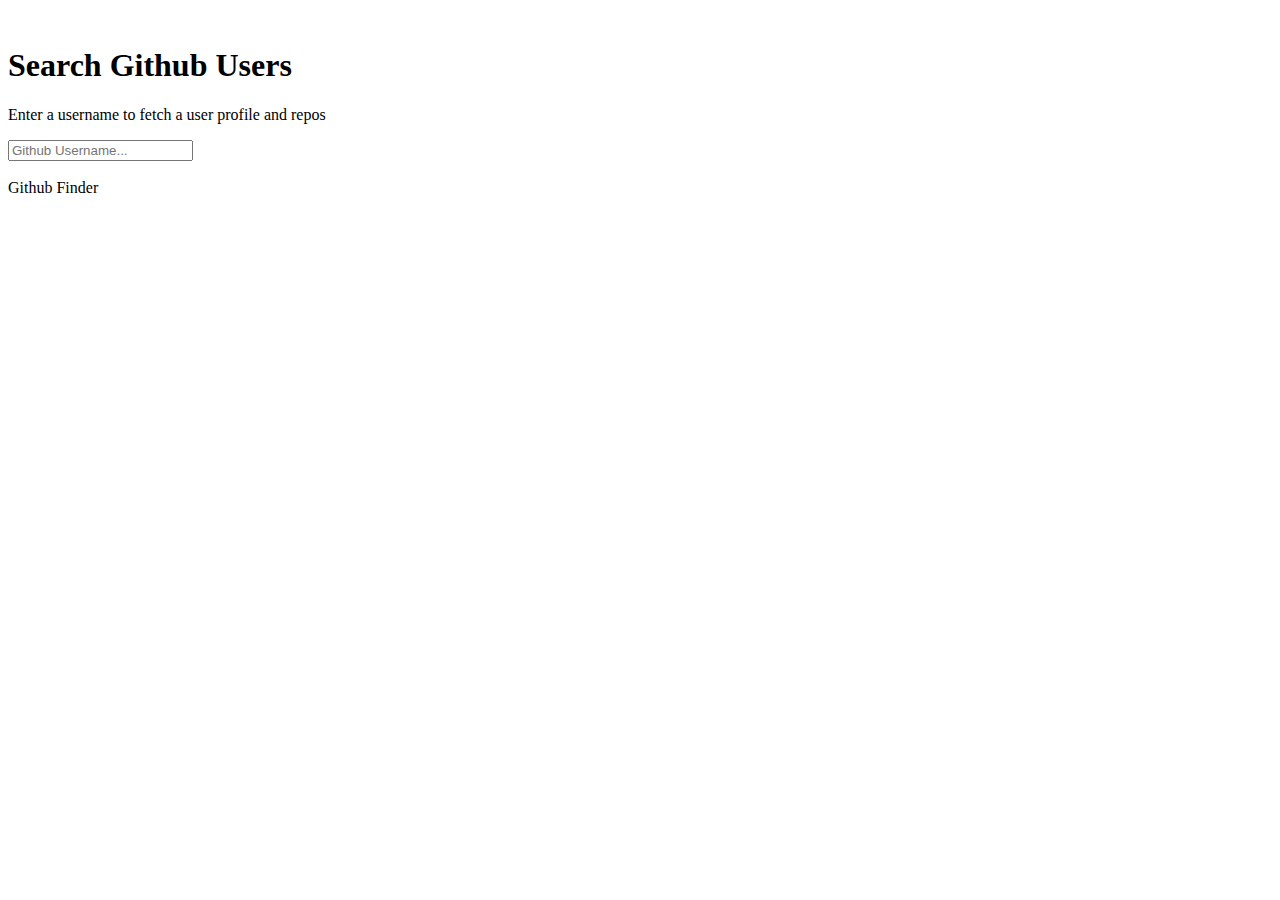
<file: Github_finder/index.html>
<!DOCTYPE html>
<html lang="en">
<head>
    <title>GitHub Finder</title>
    <link rel="stylesheet" href="http://bootswatch.com/4/litera/bootstrap.min.css">
    <script defer scr="GitHub"></script>
    <script defer src="ui.js"></script>
    <script defer src="app.js"></script>
</head>
<body>
    <nav class="navbar navbar-dark bg-primary mb-3">
        <div class="container">
            <a class="navbar=brand" style="color: white;">GitHub Finder</a>
        </div>
    </nav>
    
    <div class="container searchContainer">
        <div class="search card card-body">
            <h1>Search Github Users</h1>
            <p class="lead">Enter a username to fetch a user profile and repos</p>
            <input type="text" id="searchUser" placeholder="Github Username...">
        </div>
        <br>
        <div id="profile"></div>
    </div>

    <footer class="mt-5 p-3 text-center bg-light">
        Github Finder
    </footer>
</body>
</html>
</file>
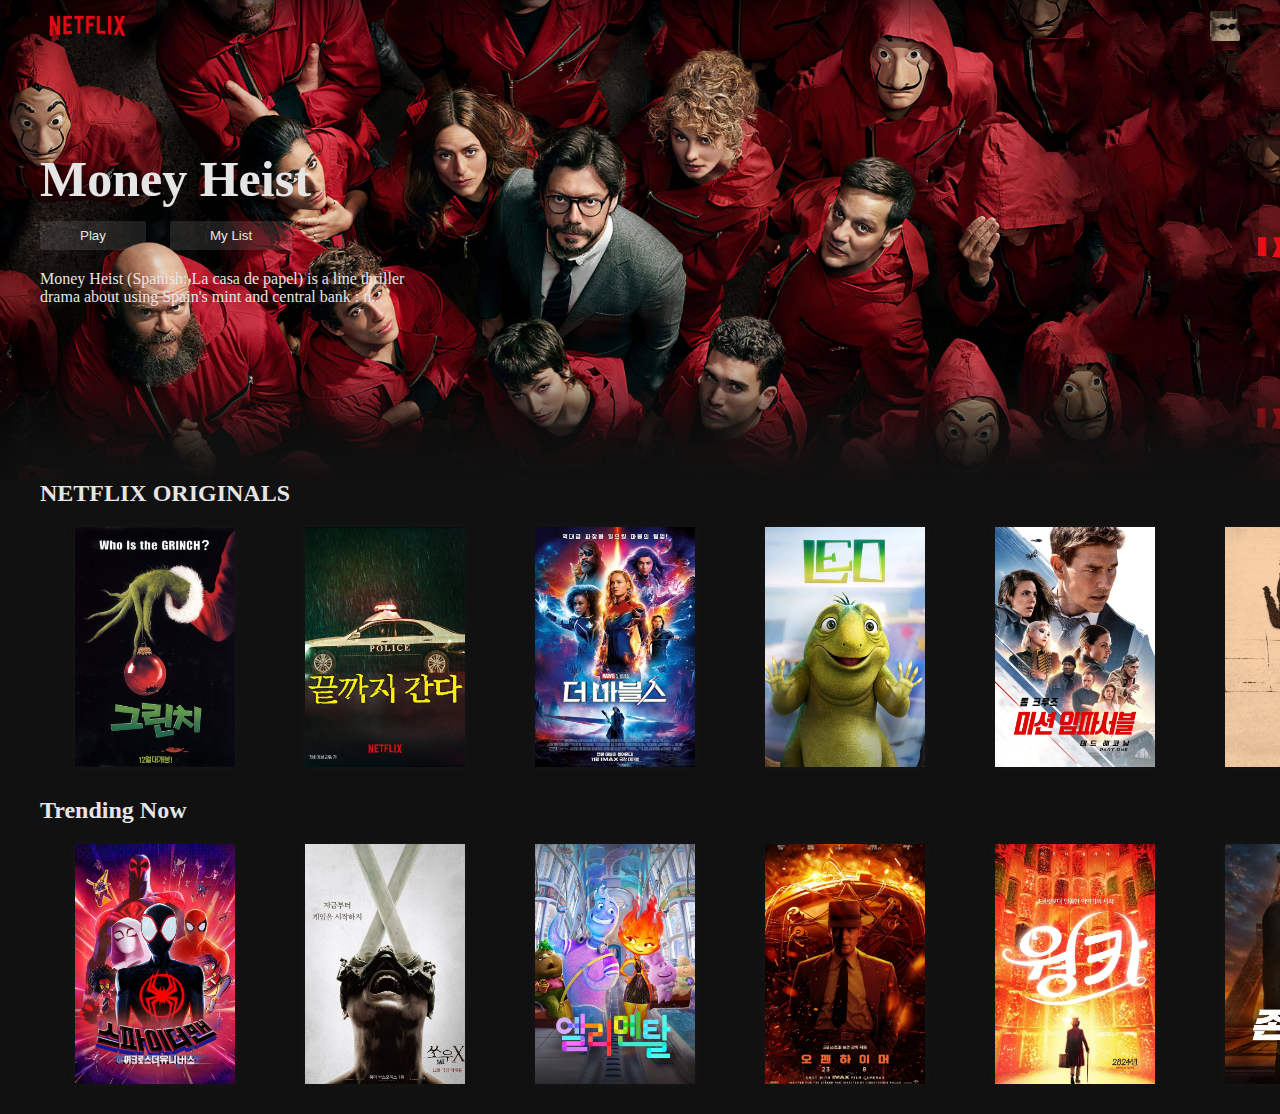
<file: NETFLEX/index.html>
<!DOCTYPE html>
<html lang="en">
<head>
    <meta charset="UTF-8">
    <meta name="viewport" content="width=device-width, initial-scale=1.0">

    <link rel="stylesheet" href="styles/general.css">
    <link rel="stylesheet" href="styles/main.css">
    <link rel="stylesheet" href="styles/header.css">

    <title>Netflix</title>
</head>
<body>
    <header class="header">
        <nav class="header__content">
            <div class="header__buttons">
                <a class="header__logo" href="index.html">
                    <img src="assets/icons/Logo.png" alt="logo">
                </a>
            </div>
            <div class="header__buttons">
                <div class="header__profile">
                    <img src="assets/images/avatar.jpg" alt="user profile">
                </div>
            </div>
        </nav>
    </header>

    <main class="main-container">
        <section class="content-container">
            <div class="title-content">
                <div class="title-video-container">
                    <img class="title-video" src="assets/images/title.jpg" alt="background image">
                </div>
                <div class="video-info">
                    <h1 class="video-title">Money Heist</h1>
                    <div class="title-buttons">
                        <button class="title-button">Play</button>
                        <button class="title-button">My List</button>
                    </div>
                    <p class="video-summary">Money Heist (Spanish: La casa de papel) is a line thriller drama about using Spain's mint and central bank : n...</p>
                </div>
            </div>
            
            <div class="contents">
                <div class="content-list">
                    <h3 class="list-title">NETFLIX ORIGINALS</h2>
                    <div class="video-list">
                        <img class="thumbnail" src="assets/images/movies/그린치.jpg" alt="그린치">
                        <img class="thumbnail" src="assets/images/movies/끝까지간다.jpg" alt="끝까지간다">
                        <img class="thumbnail" src="assets/images/movies/더 마블스.jpg" alt="더 마블스">
                        <img class="thumbnail" src="assets/images/movies/레오.jpg" alt="레오">
                        <img class="thumbnail" src="assets/images/movies/미션임파서블.jpg" alt="미션임파서블">
                        <img class="thumbnail" src="assets/images/movies/보호자.jpg" alt="보호자">
                        <img class="thumbnail" src="assets/images/movies/분노의질주.jpg" alt="분노의질주">
                        <img class="thumbnail" src="assets/images/movies/슈퍼마리오브라더스.jpg" alt="슈퍼마리오브라더스">
                    </div>
                </div>
                <div class="content-list">
                    <h3 class="list-title">Trending Now</h2>
                    <div class="video-list">
                        <img class="thumbnail" src="assets/images/movies/스파이더맨.jpg" alt="스파이더맨">
                        <img class="thumbnail" src="assets/images/movies/쏘우X.jpg" alt="쏘우X">
                        <img class="thumbnail" src="assets/images/movies/엘리멘탈.jpg" alt="엘리멘탈">
                        <img class="thumbnail" src="assets/images/movies/오펜하이머.jpg" alt="오펜하이머">
                        <img class="thumbnail" src="assets/images/movies/웡카.jpg" alt="웡카">
                        <img class="thumbnail" src="assets/images/movies/존윅4.jpg" alt="존윅4">
                        <img class="thumbnail" src="assets/images/movies/프레디의피자가게.jpg" alt="프레디의피자가게">
                        <img class="thumbnail" src="assets/images/movies/헝거게임.jpg" alt="헝거게임">
                    </div>
                </div>
            </div>
        </section>
    </main>
    <footer>

    </footer>
</body>
</html>
</file>
<file: NETFLEX/styles/general.css>
*{
    margin: 0;
    padding: 0;
}

body{
    min-height: 100vh;
    max-width: 100%;
    
    display: flex;
    flex-direction: column;
    overflow-y: auto;

    background-color: var(--main-color-900);
}

:root{
    --main-color-100: #E5E5E5;
    --main-color-900: rgb(17, 17, 17);
}
</file>
<file: NETFLEX/styles/main.css>
.main-container{
    width: 100%;
    top: 0;
    left: 0;
    z-index: 100;
}

.content-container{
    display: flex;
    flex-direction: column;
}

/* title */
.title-content{
    top: 0;
    left: 0;
    width: 100%;
    height: 480px;
}

.title-video-container{
    width: 100%;
    height: 100%;
    z-index: -10;
    position: relative;
    overflow: hidden;
}

.title-video{
    width: 100%;
    height: 100%;
    object-fit: cover;
}

.title-video-container::after{
    content: "";
    position: absolute;
    top: 0;
    left: 0;
    width: 200%;
    height: 100%;
    box-shadow: inset 0 10px 50px rgba(0, 0, 0, 0.8);
}

.video-info{
    color: var(--main-color-100);

    position: absolute;
    top: 150px;
    width: 400px;
    height: 500px;

    margin: 0 40px;
    z-index: 10;
}

.video-title{
    font-size: 50px;
}

.title-buttons{
    margin: 3px 0 10px 0;
}

.title-button{
    padding: 7px 40px;
    border: 0;
    border-radius: 2px;
    margin: 10px 20px 10px 0;

    color: var(--main-color-100);
    background-color: rgba(146, 146, 146, 0.2);
}

.title-button:hover{
    background-color: rgba(185, 185, 185, 0.3);
}


/* content */
.contents{
    width: 100%;

    display: flex;
    flex-direction: column;
    box-shadow: 0 -40px 70px 30px rgba(17, 17, 17, 1)
}

.list-title{
    color: var(--main-color-100);
    font-size: 24px;
    margin-left: 40px;
}

.video-list{
    margin-left: 40px;
    display: flex;
    flex-wrap: nowrap;
    flex-direction: row;
    /* overflow-y: hidden; */
    overflow-x: scroll;
}

.video-list::-webkit-scrollbar{
    display: none;
}

.thumbnail{
    width: 160px;
    height: 240px;

    margin: 20px 35px 30px 35px;

    object-fit: cover;
    box-shadow: 0px 0px 10px rgba(71, 71, 71, 0.1);
    transition: transform 0.5s ease-in-out 0s;
}

.thumbnail:hover{
    transform: scale(1.2);
}
</file>
<file: NETFLEX/styles/header.css>
.header{
    width: 100%;
    height: 55px;
    top: 0;
    left: 0;

    display: flex;
    justify-self: center;
    align-items: center;
    position: fixed;
    z-index: 300;

    /* background-color: var(--main-color-900); */
}

.header__content{
    width: 100%;
    margin: 0 40px;
    
    display: flex;
    align-items: center;
    justify-content: space-between;
}

.header__buttons{
    display: flex;
    flex-wrap: wrap;
}

.header__logo img{
    height: 40px;
}

.header__profile img{
    border-radius: 2px;
    height: 30px;
}
</file>
